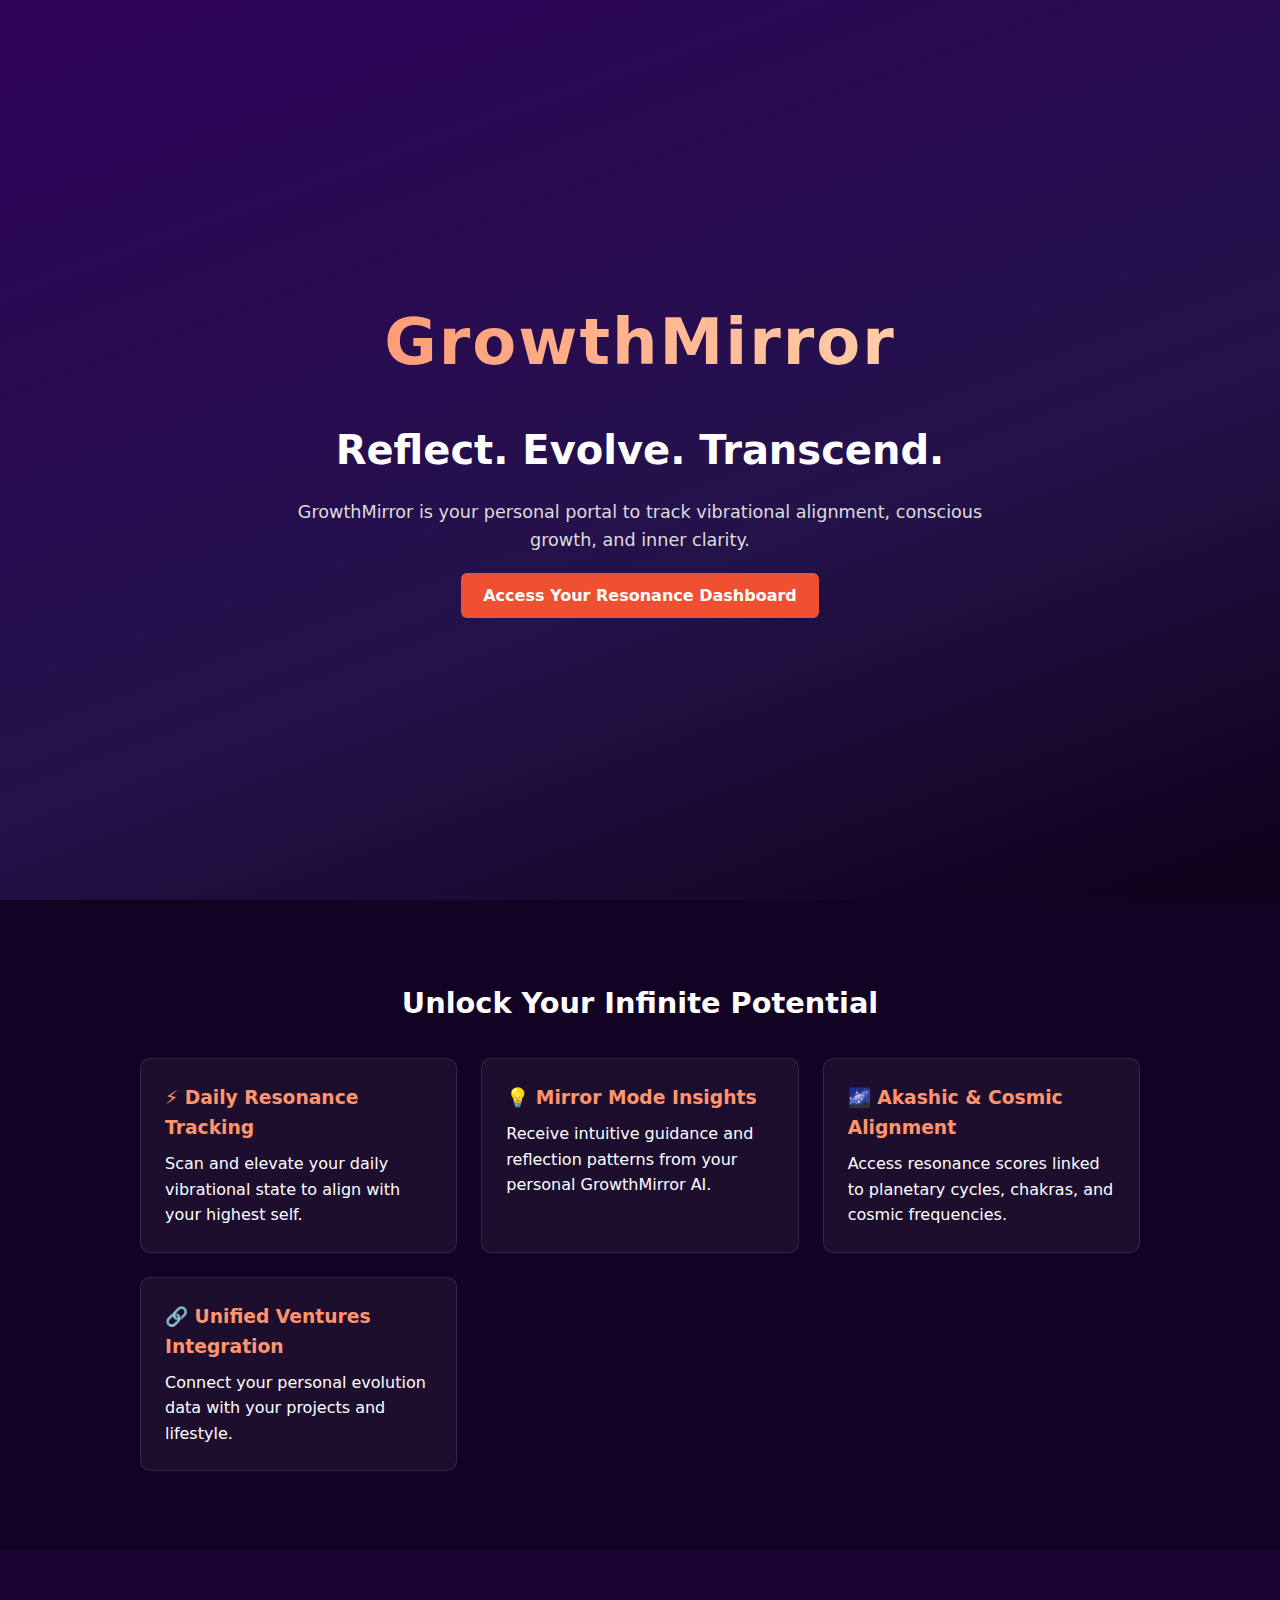
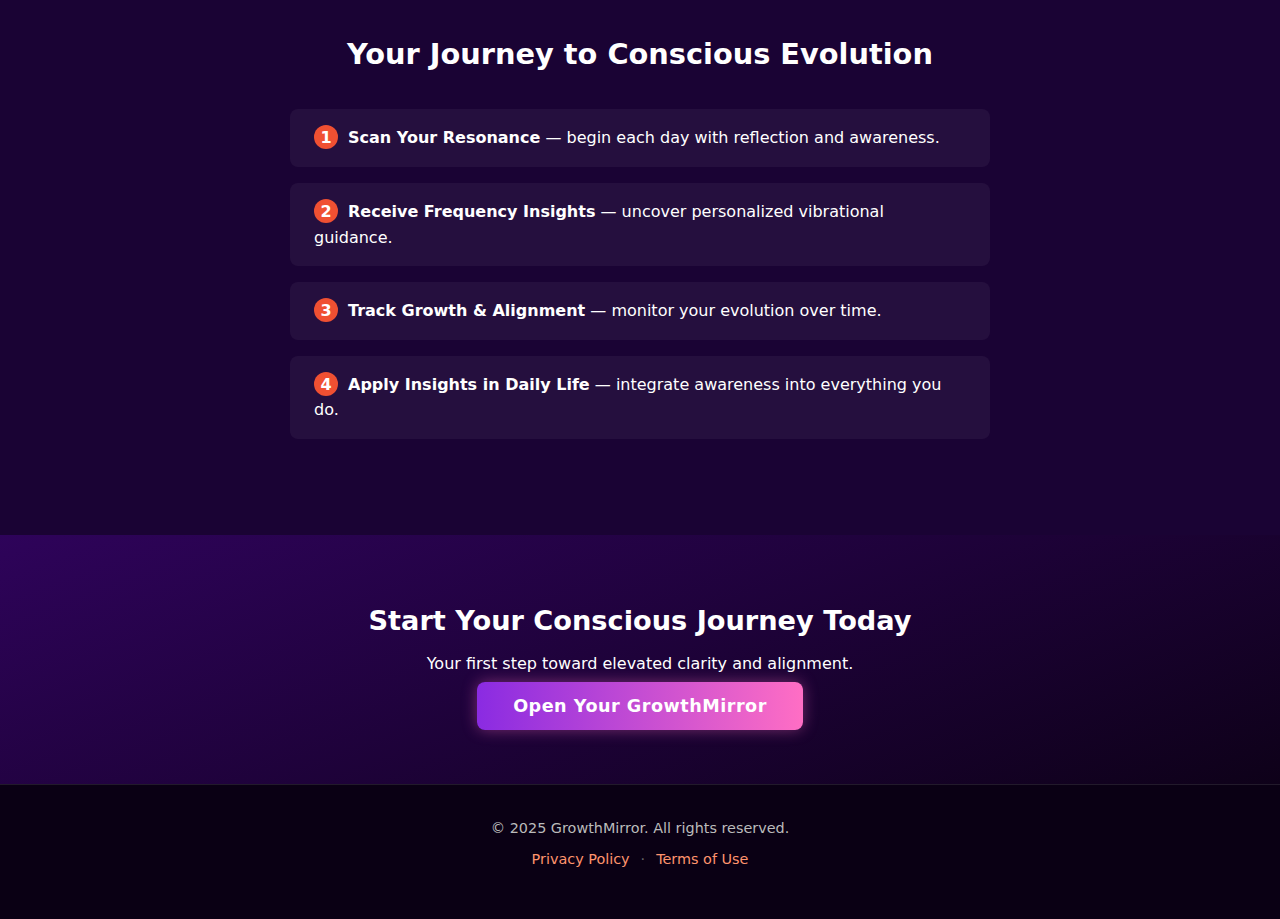
<file: index.html>
<!doctype html>
<html lang="en">
<head>
  <meta charset="utf-8" />
  <meta name="viewport" content="width=device-width, initial-scale=1" />
  <title>GrowthMirror — Reflect. Evolve. Transcend.</title>
  <link rel="stylesheet" href="/style.css" />
  <meta name="description" content="GrowthMirror is your portal for vibrational alignment, conscious growth, and inner clarity." />
</head>
<body>
  <header class="hero">
    <div class="overlay">
      <h2 class="brand-title">GrowthMirror</h2>
      <h1 class="title">Reflect. Evolve. Transcend.</h1>
      <p class="subtitle">
        GrowthMirror is your personal portal to track vibrational alignment, conscious growth, and inner clarity.
      </p>
      <a href="#features" class="button" id="scrollButton">Access Your Resonance Dashboard</a>
    </div>
  </header>

  <section id="features" class="section">
    <h2>Unlock Your Infinite Potential</h2>
    <div class="cards">
      <div class="card"><h3>⚡ Daily Resonance Tracking</h3><p>Scan and elevate your daily vibrational state to align with your highest self.</p></div>
      <div class="card"><h3>💡 Mirror Mode Insights</h3><p>Receive intuitive guidance and reflection patterns from your personal GrowthMirror AI.</p></div>
      <div class="card"><h3>🌌 Akashic & Cosmic Alignment</h3><p>Access resonance scores linked to planetary cycles, chakras, and cosmic frequencies.</p></div>
      <div class="card"><h3>🔗 Unified Ventures Integration</h3><p>Connect your personal evolution data with your projects and lifestyle.</p></div>
    </div>
  </section>

  <section class="section steps">
    <h2>Your Journey to Conscious Evolution</h2>
    <ol>
      <li><strong>Scan Your Resonance</strong> — begin each day with reflection and awareness.</li>
      <li><strong>Receive Frequency Insights</strong> — uncover personalized vibrational guidance.</li>
      <li><strong>Track Growth & Alignment</strong> — monitor your evolution over time.</li>
      <li><strong>Apply Insights in Daily Life</strong> — integrate awareness into everything you do.</li>
    </ol>
  </section>

  <section class="cta-section">
    <h2>Start Your Conscious Journey Today</h2>
    <p>Your first step toward elevated clarity and alignment.</p>
    <a href="#" class="button large">Open Your GrowthMirror</a>
  </section>

<footer class="footer">
  <p>© 2025 GrowthMirror. All rights reserved.</p>
  <div class="footer-links">
    <a href="/privacy" target="_blank" rel="noopener">Privacy Policy</a>
    <span class="divider">·</span>
    <a href="/terms" target="_blank" rel="noopener">Terms of Use</a>
  </div>
</footer>
</body>
</html>
<script>
// Smooth scroll from hero button to features section
document.addEventListener("DOMContentLoaded", () => {
  const button = document.getElementById("scrollButton");
  const target = document.querySelector("#features");

  if (button && target) {
    button.addEventListener("click", (e) => {
      e.preventDefault();
      target.scrollIntoView({ behavior: "smooth" });
    });
  }
});
</script>
<script>
// Mirror-tilt reactive lighting
document.addEventListener("mousemove", (e) => {
  const title = document.querySelector(".brand-title");
  if (!title) return;

  const rect = title.getBoundingClientRect();
  const x = e.clientX - rect.left;
  const y = e.clientY - rect.top;
  const midX = rect.width / 2;
  const midY = rect.height / 2;

  const rotateY = ((x - midX) / midX) * 10;  // horizontal tilt
  const rotateX = ((midY - y) / midY) * 10;  // vertical tilt

  title.style.transform = `rotateX(${rotateX}deg) rotateY(${rotateY}deg)`;
  title.style.textShadow = `${-rotateY * 1.5}px ${rotateX * 1.5}px 25px rgba(255,255,255,0.3)`;
});

// Ease back to neutral when mouse leaves window
document.addEventListener("mouseleave", () => {
  const title = document.querySelector(".brand-title");
  if (title) {
    title.style.transform = "rotateX(0) rotateY(0)";
    title.style.textShadow = "0 0 20px rgba(255,255,255,0.15)";
  }
});
</script>
</file>
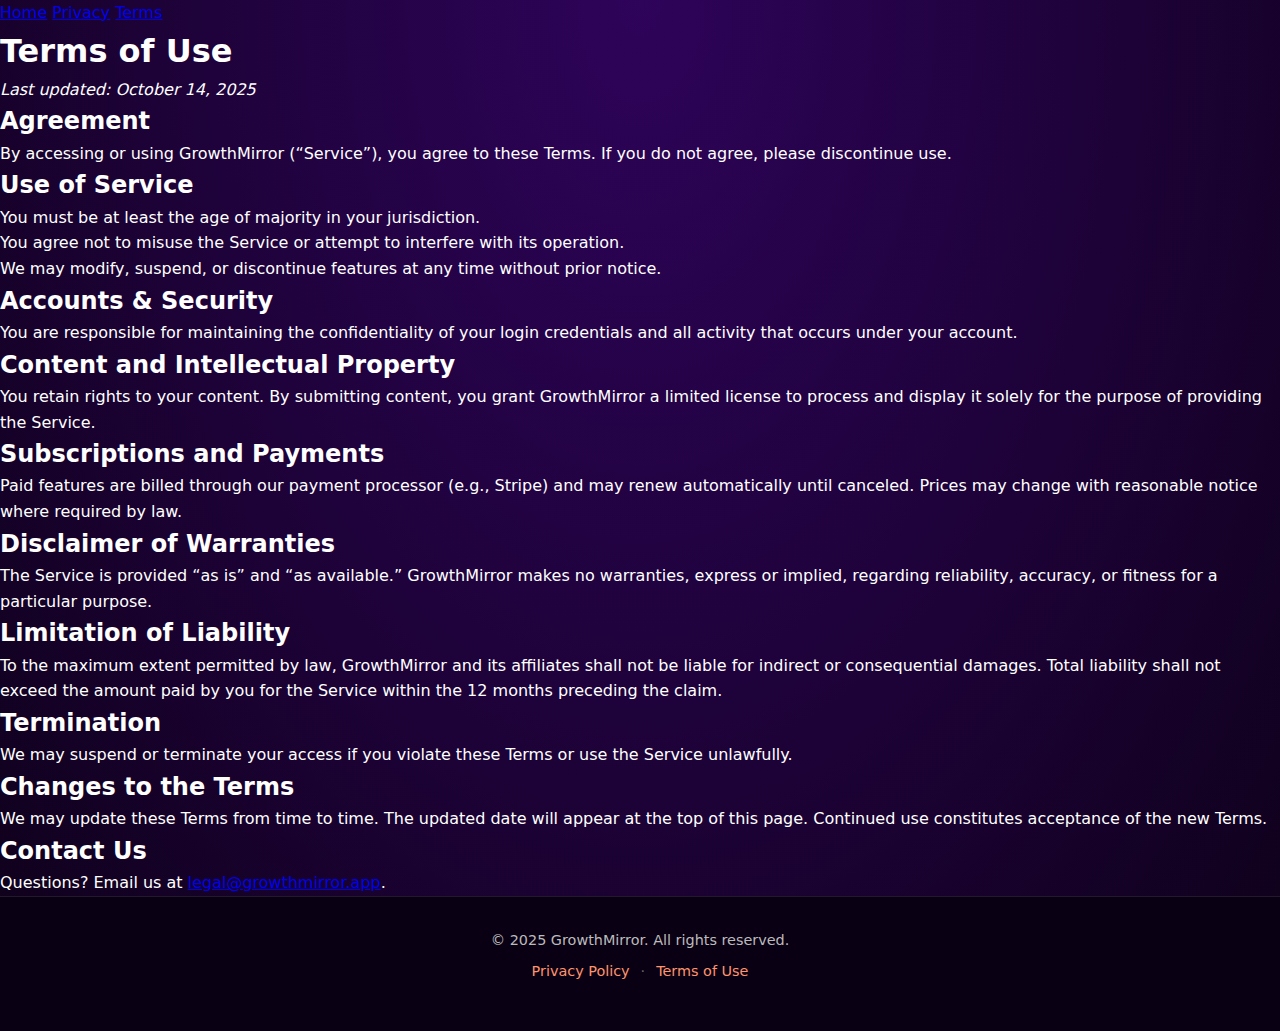
<file: terms.html>
<!doctype html>
<html lang="en">
<head>
  <meta charset="utf-8" />
  <meta name="viewport" content="width=device-width, initial-scale=1" />
  <title>Terms of Use — GrowthMirror</title>
  <link rel="stylesheet" href="/style.css" />
  <meta name="description" content="Terms of Use for GrowthMirror." />
  <meta name="robots" content="noindex">
</head>
<body>
  <header class="wrap">
    <nav>
      <a href="/">Home</a>
      <a href="/privacy">Privacy</a>
      <a href="/terms">Terms</a>
    </nav>
  </header>

  <main class="wrap">
    <h1>Terms of Use</h1>
    <p><em>Last updated: October 14, 2025</em></p>

    <h2>Agreement</h2>
    <p>By accessing or using GrowthMirror (“Service”), you agree to these Terms. If you do not agree, please discontinue use.</p>

    <h2>Use of Service</h2>
    <ul>
      <li>You must be at least the age of majority in your jurisdiction.</li>
      <li>You agree not to misuse the Service or attempt to interfere with its operation.</li>
      <li>We may modify, suspend, or discontinue features at any time without prior notice.</li>
    </ul>

    <h2>Accounts & Security</h2>
    <p>You are responsible for maintaining the confidentiality of your login credentials and all activity that occurs under your account.</p>

    <h2>Content and Intellectual Property</h2>
    <p>You retain rights to your content. By submitting content, you grant GrowthMirror a limited license to process and display it solely for the purpose of providing the Service.</p>

    <h2>Subscriptions and Payments</h2>
    <p>Paid features are billed through our payment processor (e.g., Stripe) and may renew automatically until canceled. Prices may change with reasonable notice where required by law.</p>

    <h2>Disclaimer of Warranties</h2>
    <p>The Service is provided “as is” and “as available.” GrowthMirror makes no warranties, express or implied, regarding reliability, accuracy, or fitness for a particular purpose.</p>

    <h2>Limitation of Liability</h2>
    <p>To the maximum extent permitted by law, GrowthMirror and its affiliates shall not be liable for indirect or consequential damages. Total liability shall not exceed the amount paid by you for the Service within the 12 months preceding the claim.</p>

    <h2>Termination</h2>
    <p>We may suspend or terminate your access if you violate these Terms or use the Service unlawfully.</p>

    <h2>Changes to the Terms</h2>
    <p>We may update these Terms from time to time. The updated date will appear at the top of this page. Continued use constitutes acceptance of the new Terms.</p>

    <h2>Contact Us</h2>
    <p>Questions? Email us at <a href="mailto:legal@growthmirror.app">legal@growthmirror.app</a>.</p>
  </main>

  <footer class="footer">
    <p>© 2025 GrowthMirror. All rights reserved.</p>
    <div class="footer-links">
      <a href="/privacy">Privacy Policy</a>
      <span class="divider">·</span>
      <a href="/terms">Terms of Use</a>
    </div>
  </footer>
</body>
</html>
</file>
<file: style.css>
/* --- Global setup --- */
* { box-sizing: border-box; margin: 0; padding: 0; }
body {
  font-family: system-ui, sans-serif;
  color: #fff;
  background: radial-gradient(ellipse at top, #2e035a 0%, #0e0119 100%);
  line-height: 1.6;
}

/* --- Hero --- */
.hero {
  height: 100vh;
  background: linear-gradient(160deg, #2e035a 0%, #24124a 60%, #0e0119 100%);
  display: flex;
  align-items: center;
  justify-content: center;
  text-align: center;
  padding: 2rem;
}
.hero .overlay { max-width: 700px; }
.hero .title { font-size: 2.5rem; font-weight: 800; margin-bottom: 1rem; }
.hero .subtitle { font-size: 1.1rem; color: #ddd; margin-bottom: 1.8rem; }
.button {
  background: #f05032;
  color: #fff;
  padding: 0.8rem 1.4rem;
  border-radius: 6px;
  text-decoration: none;
  font-weight: 600;
  transition: background 0.3s;
}
.button:hover { background: #ff704d; }

/* --- Section --- */
.section {
  padding: 5rem 2rem;
  text-align: center;
  background: #120223;
}
.section h2 { font-size: 1.8rem; margin-bottom: 2rem; }

.cards {
  display: grid;
  grid-template-columns: repeat(auto-fit, minmax(250px, 1fr));
  gap: 1.5rem;
  max-width: 1000px;
  margin: 0 auto;
}
.card {
  background: rgba(255,255,255,0.05);
  border: 1px solid rgba(255,255,255,0.1);
  border-radius: 10px;
  padding: 1.5rem;
  text-align: left;
}
.card h3 { color: #ff946d; margin-bottom: 0.5rem; }

/* --- Steps section --- */
.steps { background: #1a0334; }
.steps ol {
  list-style: none;
  counter-reset: step;
  max-width: 700px;
  margin: 2rem auto 0;
  text-align: left;
}
.steps li {
  counter-increment: step;
  background: rgba(255,255,255,0.05);
  margin: 1rem 0;
  padding: 1rem 1.5rem;
  border-radius: 8px;
}
.steps li::before {
  content: counter(step);
  background: #f05032;
  color: #fff;
  font-weight: bold;
  border-radius: 50%;
  display: inline-block;
  width: 24px; height: 24px;
  text-align: center;
  margin-right: 10px;
}

/* --- CTA section --- */
.cta-section {
  padding: 4rem 2rem;
  background: linear-gradient(160deg, #2e035a 0%, #0e0119 100%);
  text-align: center;
}
.cta-section h2 { font-size: 1.7rem; margin-bottom: 0.5rem; }
.cta-section p { margin-bottom: 1rem; }
.button.large { font-size: 1.1rem; padding: 1rem 2rem; }

/* --- Footer --- */
footer {
  background: #0a0014;
  text-align: center;
  padding: 2rem 1rem;
  font-size: 0.9rem;
  border-top: 1px solid rgba(255,255,255,0.1);
}
footer nav a {
  color: #bbb;
  margin: 0 0.5rem;
  text-decoration: none;
}
footer nav a:hover { color: #fff; }

/* --- Enhanced Footer --- */
.footer {
  background: #0a0014;
  text-align: center;
  padding: 2rem 1rem 3rem;
  font-size: 0.9rem;
  border-top: 1px solid rgba(255,255,255,0.1);
  color: #bbb;
}
.footer-links {
  margin-top: 0.5rem;
}
.footer-links a {
  color: #ff946d;
  text-decoration: none;
  margin: 0 0.4rem;
}
.footer-links a:hover {
  color: #fff;
}
.footer-links .divider {
  color: #666;
}

/* --- Smooth Scroll Enhancements --- */
html {
  scroll-behavior: smooth;
}

/* --- Resonant Breathing Glow Animation --- */

/* Headline glow (Reflect. Evolve. Transcend.) */
@keyframes pulseGlow {
  0%, 100% {
    text-shadow: 0 0 10px rgba(255,255,255,0.1), 0 0 25px rgba(255,255,255,0.05);
    opacity: 0.95;
  }
  50% {
    text-shadow: 0 0 25px rgba(255,255,255,0.25), 0 0 60px rgba(255,255,255,0.2);
    opacity: 1;
  }
}

/* Apply the glow to the hero title */
.hero .title {
  animation: floatTitle 6s ease-in-out infinite, pulseGlow 5s ease-in-out infinite;
}

/* Button breathing glow */
@keyframes buttonPulse {
  0%, 100% {
    box-shadow: 0 0 20px rgba(240,80,50,0.4);
    transform: scale(1);
  }
  50% {
    box-shadow: 0 0 35px rgba(255,120,80,0.7);
    transform: scale(1.05);
  }
}

/* Apply it to the main hero button */
.button {
  animation: buttonPulse 4.5s ease-in-out infinite;
}

/* --- Brand Title Animation --- */
.brand-title {
  font-size: 4rem;
  font-weight: 900;
  letter-spacing: 2px;
  
  background: linear-gradient(90deg, #ff946d, #ffd5b2, #ff946d);
  background-size: 200% auto;
  color: transparent;
  background-clip: text;
  -webkit-background-clip: text;
  -webkit-text-fill-color: transparent;
  animation: shimmer 5s linear infinite, fadeInBrand 1.2s ease-out;
  margin-bottom: 1.5rem;
}

@keyframes shimmer {
  0%   { background-position: 0% center; }
  100% { background-position: 200% center; }
}

@keyframes fadeInBrand {
  0%   { opacity: 0; transform: translateY(-30px); }
  100% { opacity: 1; transform: translateY(0); }
}

/* --- Interactive Mirror-Tilt Effect --- */
.brand-title {
  perspective: 800px;
  transform-style: preserve-3d;
  transition: transform 0.25s ease, text-shadow 0.25s ease;
}
.brand-title:hover {
  cursor: default;
}

/* --- Mission & Vision Section --- */
.mission-section {
  background: #0e0119;
  padding: 5rem 2rem;
  color: #eee;
  text-align: left;
}

.mission-container {
  display: flex;
  flex-wrap: wrap;
  justify-content: center;
  align-items: flex-start;
  gap: 3rem;
  max-width: 1100px;
  margin: 0 auto;
}

.mission-left, .mission-right {
  flex: 1 1 400px;
  min-width: 300px;
  max-width: 500px;
}

.mission-heading {
  font-size: 1.6rem;
  color: #ff946d;
  margin-bottom: 1rem;
  font-weight: 700;
  letter-spacing: 0.5px;
}

.mission-left p, .mission-right p {
  line-height: 1.8;
  font-size: 1rem;
  color: #ddd;
  text-shadow: 0 0 10px rgba(255,255,255,0.05);
}

@media (max-width: 768px) {
  .mission-container {
    flex-direction: column;
    text-align: center;
  }
  .mission-left, .mission-right {
    max-width: 100%;
  }
}
/* === GrowthMirror Feature Cards === */
.features {
  padding: 80px 0;
  text-align: center;
  background: linear-gradient(180deg, #0e0119 0%, #1b0530 100%);
  color: #fff;
}

.features h2 {
  font-size: 2.5rem;
  margin-bottom: 2rem;
}

.feature-grid {
  display: grid;
  grid-template-columns: repeat(auto-fit, minmax(250px, 1fr));
  gap: 1.5rem;
  max-width: 1100px;
  margin: 0 auto;
}


.feature:hover {
  transform: translateY(-5px);
  box-shadow: 0 0 20px rgba(153, 51, 255, 0.3), 0 0 40px rgba(255, 102, 204, 0.2);
  background: rgba(255, 255, 255, 0.08);
}

.feature .icon {
  font-size: 1.8rem;
  margin-bottom: 0.5rem;
  display: block;
}
/* === GrowthMirror Dynamic Feature Cards === */
.features {
  padding: 100px 0;
  text-align: center;
  background: radial-gradient(circle at top, #240046, #0e0119);
  color: #fff;
  animation: fadeIn 1.2s ease-in;
}

.features h2 {
  font-size: 2.8rem;
  margin-bottom: 2rem;
  background: linear-gradient(90deg, #ff6ec4, #7873f5);
  -webkit-background-clip: text;
  -webkit-text-fill-color: transparent;
  text-transform: uppercase;
  letter-spacing: 1px;
}

.feature-grid {
  display: grid;
  grid-template-columns: repeat(auto-fit, minmax(260px, 1fr));
  gap: 2rem;
  max-width: 1100px;
  margin: 0 auto;
}


.feature:hover {
  transform: translateY(-10px);
  box-shadow: 0 0 30px rgba(255, 102, 255, 0.4), 0 0 60px rgba(120, 115, 245, 0.3);
  background: linear-gradient(145deg, rgba(255,255,255,0.15), rgba(120,115,245,0.1));
}

.feature .icon {
  font-size: 2rem;
  margin-bottom: 1rem;
  display: block;
}

@keyframes fadeIn {
  from { opacity: 0; transform: translateY(40px); }
  to { opacity: 1; transform: translateY(0); }
}
/* === Scroll Fade-In Animation for GrowthMirror Features === */

.feature:nth-child(1) { transition-delay: 0.1s; }
.feature:nth-child(2) { transition-delay: 0.25s; }
.feature:nth-child(3) { transition-delay: 0.4s; }
.feature:nth-child(4) { transition-delay: 0.55s; }
.feature:nth-child(5) { transition-delay: 0.7s; }
/* Ensure hidden until revealed */

/* === GrowthMirror Phrase Bubbles === */
  display: flex;
  align-items: center;
  justify-content: center;
  position: relative;
  margin-top: 40px;
  margin-bottom: 40px;
}

  font-size: 4rem;
  font-weight: 700;
  letter-spacing: 1px;
  background: linear-gradient(90deg, #ff9ff3, #a29bfe);
  -webkit-background-clip: text;
  -webkit-text-fill-color: transparent;
  text-shadow: 0 0 20px rgba(255, 255, 255, 0.3);
  z-index: 2;
}

  position: absolute;
  top: 50%;
  transform: translateY(-50%);
  background: rgba(255, 255, 255, 0.05);
  padding: 10px 18px;
  border-radius: 20px;
  font-size: 0.95rem;
  color: #fff;
  box-shadow: 0 0 15px rgba(255, 255, 255, 0.15);
  backdrop-filter: blur(10px);
  animation: floatPulse 6s ease-in-out infinite;
}

  left: 5%;
  background: linear-gradient(135deg, #7d5fff55, #f1c0e855);
}

  right: 5%;
  background: linear-gradient(135deg, #ff9ff355, #a29bfe55);
}

@keyframes floatPulse {
  0%, 100% { transform: translateY(-50%) scale(1); opacity: 0.9; }
  50% { transform: translateY(-60%) scale(1.05); opacity: 1; }
}
/* === GrowthMirror Phrase Bubbles === */
  display: flex;
  align-items: center;
  justify-content: center;
  position: relative;
  margin-top: 40px;
  margin-bottom: 40px;
}

  font-size: 4rem;
  font-weight: 700;
  letter-spacing: 1px;
  background: linear-gradient(90deg, #ff9ff3, #a29bfe);
  -webkit-background-clip: text;
  -webkit-text-fill-color: transparent;
  text-shadow: 0 0 20px rgba(255, 255, 255, 0.3);
  z-index: 2;
}

  position: absolute;
  top: 50%;
  transform: translateY(-50%);
  background: rgba(255, 255, 255, 0.05);
  padding: 10px 18px;
  border-radius: 20px;
  font-size: 0.95rem;
  color: #fff;
  box-shadow: 0 0 15px rgba(255, 255, 255, 0.15);
  backdrop-filter: blur(10px);
  animation: floatPulse 6s ease-in-out infinite;
}

  left: 5%;
  background: linear-gradient(135deg, #7d5fff55, #f1c0e855);
}

  right: 5%;
  background: linear-gradient(135deg, #ff9ff355, #a29bfe55);
}

@keyframes floatPulse {
  0%, 100% { transform: translateY(-50%) scale(1); opacity: 0.9; }
  50% { transform: translateY(-60%) scale(1.05); opacity: 1; }
}
/* === Corner-Mirrored Phrase Bubbles === */
.brand-title-wrapper {
  position: relative;
  display: inline-block;
}
  position: absolute;
  font-size: 0.9rem;
  padding: 8px 14px;
  border-radius: 20px;
  color: #fff;
  background: rgba(255,255,255,0.08);
  backdrop-filter: blur(8px);
  box-shadow: 0 0 20px rgba(255,255,255,0.15);
  white-space: nowrap;
  animation: floatPulse 6s ease-in-out infinite;
}
  top: -20px;
  left: -140px;
  background: linear-gradient(135deg,#7d5fff66,#f1c0e866);
}
  top: -20px;
  right: -140px;
  background: linear-gradient(135deg,#ff9ff366,#a29bfe66);
}
@keyframes floatPulse {
  0%,100% {transform: translateY(0) scale(1); opacity:.9;}
  50% {transform: translateY(-6px) scale(1.05); opacity:1;}
}
/* === Inline Mirror Panels beside GrowthMirror === */
.mirrors-inline {
  display:flex;
  align-items:center;
  justify-content:center;
  gap:1.5rem;
  position:relative;
  margin:24px auto;
}

  width:120px;
  height:70px;
  perspective:600px;
  position:relative;
}

  width:100%;
  height:100%;
  border-radius:12px;
  background:linear-gradient(145deg,rgba(255,255,255,0.1),rgba(150,150,255,0.05));
  box-shadow:inset 0 0 20px rgba(255,255,255,0.08),0 0 25px rgba(180,180,255,0.15);
  display:flex;
  align-items:center;
  justify-content:center;
  transform:rotateY(0deg);
  transition:transform 2s ease-in-out;
  animation:mirrorShimmer 8s ease-in-out infinite;
}

  font-size:0.85rem;
  color:#e0dfff;
  letter-spacing:0.5px;
  text-shadow:0 0 6px rgba(255,255,255,0.4);
}

.brand-title {
  font-size:3.8rem;
  font-weight:900;
  letter-spacing:1.5px;
  background:linear-gradient(90deg,#ff9ff3,#a29bfe,#ff9ff3);
  -webkit-background-clip:text;
  -webkit-text-fill-color:transparent;
  animation:brandGlow 10s linear infinite;
}

@keyframes mirrorShimmer {
  0%,100% {transform:rotateY(0deg);}
  50% {transform:rotateY(8deg);}
}
@keyframes brandGlow {
  0%,100% {filter:drop-shadow(0 0 8px rgba(255,255,255,0.15));}
  50% {filter:drop-shadow(0 0 20px rgba(170,120,255,0.35));}
}
/* === GrowthMirror Center Composition with Side Mirrors === */
.mirrors-distance {
  display:flex;
  align-items:center;
  justify-content:center;
  gap:4rem;
  margin:40px auto;
  flex-wrap:wrap;
}

  display:flex;
  flex-direction:column;
  align-items:center;
  justify-content:center;
  gap:.5rem;
}

  width:110px;
  height:140px;
  border-radius:50%;
  background:radial-gradient(circle at 30% 30%,rgba(255,255,255,0.25),rgba(150,150,255,0.1) 60%,rgba(255,255,255,0.05) 100%);
  box-shadow:0 0 20px rgba(255,255,255,0.1),0 0 35px rgba(170,120,255,0.25);
  border:1px solid rgba(255,255,255,0.15);
  animation:mirrorGlow 8s ease-in-out infinite;
}

  font-size:.9rem;
  color:#dcd9ff;
  text-align:center;
  max-width:150px;
  line-height:1.3;
  font-style:italic;
  text-shadow:0 0 8px rgba(255,255,255,0.2);
}

.brand-title {
  font-size:3.8rem;
  font-weight:900;
  letter-spacing:1.5px;
  background:linear-gradient(90deg,#ff9ff3,#a29bfe,#ff9ff3);
  -webkit-background-clip:text;
  -webkit-text-fill-color:transparent;
  animation:brandGlow 10s linear infinite;
  text-align:center;
}

@keyframes mirrorGlow {
  0%,100% {box-shadow:0 0 20px rgba(255,255,255,0.1),0 0 35px rgba(170,120,255,0.25);}
  50% {box-shadow:0 0 30px rgba(255,255,255,0.25),0 0 50px rgba(170,120,255,0.4);}
}
@keyframes brandGlow {
  0%,100% {filter:drop-shadow(0 0 8px rgba(255,255,255,0.15));}
  50% {filter:drop-shadow(0 0 20px rgba(170,120,255,0.35));}
}
/* === GrowthMirror: side mirrors placed left/right of the title, with captions below === */
.mirrors-distance{
  display:flex; align-items:center; justify-content:center; gap:6rem;
  margin:32px auto 28px; flex-wrap:wrap;
}

/* each side is a vertical stack: mirror picture + caption underneath */
  display:flex; flex-direction:column; align-items:center; gap:.55rem;
}

/* “picture of a mirror” (CSS oval with glow + subtle shimmer) */
  width:120px; height:150px; border-radius:50%;
  background:
    radial-gradient(35% 35% at 30% 30%, rgba(255,255,255,.35), rgba(255,255,255,.12) 60%, rgba(255,255,255,.06) 100%),
    radial-gradient(80% 80% at 70% 70%, rgba(170,120,255,.15), rgba(120,115,245,.08) 60%, rgba(0,0,0,.0) 100%);
  border:1px solid rgba(255,255,255,.18);
  box-shadow:
    inset 0 0 18px rgba(255,255,255,.18),
    0 0 28px rgba(170,120,255,.28);
  position:relative;
  overflow:hidden;
}

/* moving light sweep for “glass” feel */
  content:"";
  position:absolute; top:-20%; left:-60%;
  width:70%; height:140%;
  transform:rotate(20deg);
  background:linear-gradient(90deg, rgba(255,255,255,0) 0%, rgba(255,255,255,.35) 50%, rgba(255,255,255,0) 100%);
  filter:blur(4px);
  animation:mirrorSweep 6.5s ease-in-out infinite;
}

@keyframes mirrorSweep{
  0% { left:-60%; opacity:.0; }
  20% { opacity:.55; }
  50% { left:120%; opacity:.2; }
  100% { left:120%; opacity:0; }
}

/* caption under each mirror */
  display:block;
  font-size:.9rem; line-height:1.2; text-align:center;
  color:#e6e3ff; font-style:italic; letter-spacing:.2px;
  text-shadow:0 0 8px rgba(255,255,255,.18);
  max-width:140px;
}

/* keep the brand title proud */
.brand-title{
  font-size:3.8rem; font-weight:900; letter-spacing:1.5px;
}

/* responsive: pull mirrors in a bit on small screens */
@media (max-width: 720px){
  .mirrors-distance{ gap:2rem; }
  .brand-title{ font-size:3rem; }
}

/* --- Mission & Vision Section --- */
.mission-section {
  background: radial-gradient(circle at center, #101024 0%, #0d0d20 100%);
  color: #fff;
  padding: 6rem 2rem;
  display: flex;
  justify-content: center;
  align-items: center;
}

.mission-container {
  display: flex;
  flex-wrap: wrap;
  max-width: 1100px;
  width: 100%;
  gap: 3rem;
  justify-content: space-between;
}

.mission-left, .mission-right {
  flex: 1;
  min-width: 300px;
  background: rgba(255, 255, 255, 0.05);
  border-radius: 16px;
  padding: 2rem;
  box-shadow: 0 0 20px rgba(255, 255, 255, 0.08);
  transition: transform 0.4s ease, box-shadow 0.4s ease;
}

.mission-left:hover, .mission-right:hover {
  transform: translateY(-6px);
  box-shadow: 0 0 35px rgba(255, 200, 150, 0.25);
}

.mission-heading {
  font-size: 1.8rem;
  color: #ffb46a;
  margin-bottom: 1rem;
  text-align: center;
}

.mission-section p {
  line-height: 1.7;
  font-size: 1rem;
  color: rgba(255, 255, 255, 0.9);
  text-align: center;
}

/* Our Story, Origins & Vision Section */
.our-story-section {
  text-align: center;
  padding: 80px 20px;
  background: linear-gradient(180deg, rgba(0,0,0,0.2), rgba(40,0,80,0.6));
  color: #fff;
  border-radius: 12px;
  margin: 80px auto;
  max-width: 900px;
  box-shadow: 0 0 25px rgba(150, 80, 255, 0.3);
}
.our-story-section h2 {
  font-size: 2rem;
  font-weight: 700;
  color: #d8a4ff;
  margin-bottom: 1.5rem;
  text-shadow: 0 0 8px rgba(216, 164, 255, 0.6);
  letter-spacing: 1px;
}
.our-story-section p {
  font-size: 1.1rem;
  line-height: 1.8;
  margin-bottom: 1.2rem;
  color: #e0d6ff;
}
/* Shimmer effect for Our Story heading */
@keyframes shimmer {
  0% { text-shadow: 0 0 8px rgba(216,164,255,0.3); }
  50% { text-shadow: 0 0 18px rgba(216,164,255,0.8); }
  100% { text-shadow: 0 0 8px rgba(216,164,255,0.3); }
}

.our-story-section h2 {
  animation: shimmer 4s infinite ease-in-out;
  background: linear-gradient(90deg, #cfa3ff, #ffbdf7, #cfa3ff);
  -webkit-background-clip: text;
  -webkit-text-fill-color: transparent;
}
/* === Our Story Section === */
.our-story-section {
  padding: 100px 0 80px;
  background: radial-gradient(circle at top, #150028, #0b0115);
  color: #f5f5f5;
  text-align: center;
  animation: fadeInUp 1.2s ease-in;
}

.our-story-title {
  font-size: 2.5rem;
  background: linear-gradient(90deg, #ff6ec4, #7873f5);
  -webkit-background-clip: text;
  -webkit-text-fill-color: transparent;
  margin-bottom: 2rem;
  text-transform: uppercase;
  letter-spacing: 1px;
}

.story-content {
  max-width: 850px;
  margin: 0 auto;
  font-size: 1.1rem;
  line-height: 1.8;
  color: rgba(255, 255, 255, 0.9);
}

.story-content p {
  margin-bottom: 1.6rem;
}

@keyframes fadeInUp {
  from { opacity: 0; transform: translateY(40px); }
  to { opacity: 1; transform: translateY(0); }
}
/* === Responsive Design Enhancements === */

/* Mobile phones */
@media (max-width: 768px) {
  .our-story-section {
    padding: 70px 20px;
  }

  .our-story-title {
    font-size: 2rem;
    line-height: 1.2;
  }

  .story-content {
    max-width: 90%;
    font-size: 1rem;
    line-height: 1.7;
    text-align: left;
  }

  .story-content p {
    margin-bottom: 1.3rem;
  }

  .feature-grid {
    grid-template-columns: 1fr;
    gap: 1.2rem;
    padding: 0 15px;
  }

  .feature h3 {
    font-size: 1.1rem;
  }

  .feature p {
    font-size: 0.95rem;
  }

  .cta-section {
    padding: 60px 20px;
  }

  .cta-section h2 {
    font-size: 1.8rem;
  }

  .cta-section .button.large {
    width: 100%;
    font-size: 1.1rem;
    padding: 14px;
  }
}

/* Tablets */
@media (min-width: 769px) and (max-width: 1024px) {
  .story-content {
    max-width: 700px;
    font-size: 1.05rem;
  }

  .feature-grid {
    grid-template-columns: repeat(2, 1fr);
    gap: 1.5rem;
  }

  .our-story-title {
    font-size: 2.3rem;
  }
}

/* Large desktop screens */
@media (min-width: 1440px) {
  .story-content {
    max-width: 1000px;
    font-size: 1.15rem;
  }
}
/* === GrowthMirror CTA Glow Animation === */
.button.large {
  background: linear-gradient(90deg, #8a2be2, #ff6ec4);
  color: #fff;
  font-weight: 600;
  letter-spacing: 0.5px;
  border: none;
  border-radius: 8px;
  padding: 14px 36px;
  cursor: pointer;
  box-shadow: 0 0 15px rgba(255, 110, 196, 0.4);
  transition: all 0.3s ease-in-out;
  position: relative;
  animation: buttonGlow 4s ease-in-out infinite;
}

.button.large:hover {
  transform: translateY(-3px) scale(1.02);
  background: linear-gradient(90deg, #9b4dff, #ff82d2);
  box-shadow: 0 0 25px rgba(255, 110, 196, 0.7), 0 0 50px rgba(138, 43, 226, 0.4);
}

/* Subtle breathing effect */
@keyframes buttonGlow {
  0%, 100% {
    box-shadow: 0 0 10px rgba(255, 110, 196, 0.3), 0 0 20px rgba(138, 43, 226, 0.2);
  }
  50% {
    box-shadow: 0 0 25px rgba(255, 110, 196, 0.5), 0 0 40px rgba(138, 43, 226, 0.4);
  }
}

/* Optional pulse halo */
.button.large::after {
  content: "";
  position: absolute;
  top: 0;
  left: 0;
  right: 0;
  bottom: 0;
  border-radius: 8px;
  background: radial-gradient(circle, rgba(255, 110, 196, 0.2), transparent 70%);
  opacity: 0;
  transition: opacity 0.4s ease;
}

.button.large:hover::after {
  opacity: 1;
  animation: pulseGlow 1.8s ease-out infinite;
}

@keyframes pulseGlow {
  0% { transform: scale(0.9); opacity: 0.6; }
  50% { transform: scale(1.1); opacity: 1; }
  100% { transform: scale(0.9); opacity: 0.6; }
}
</file>
